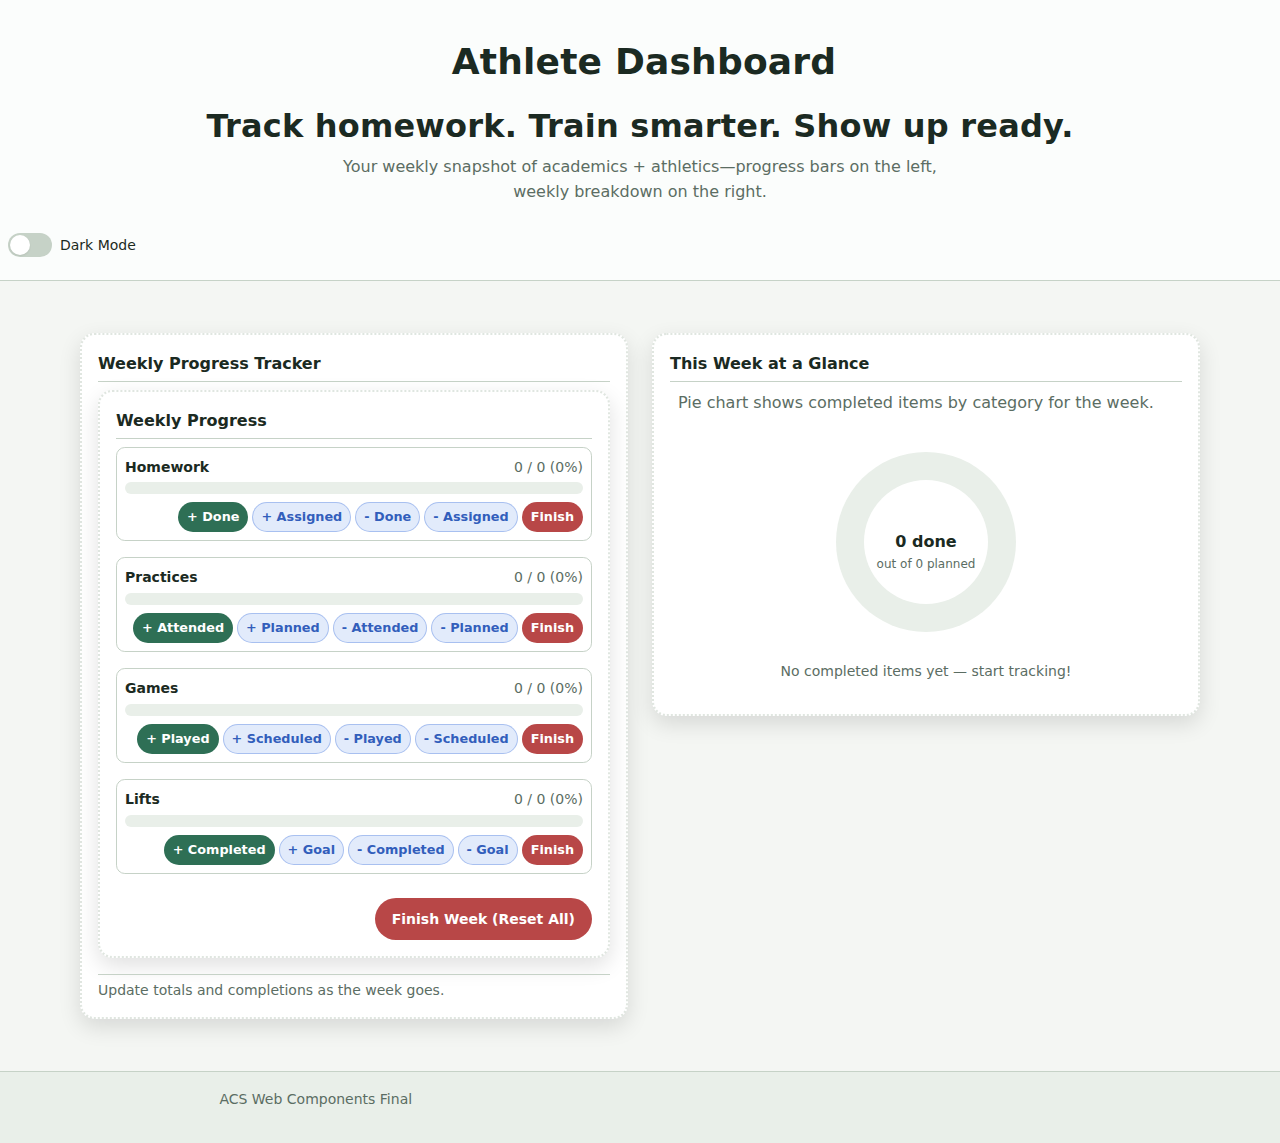
<file: index.html>
<!doctype html>
<html lang="en">
  <head>
    <meta charset="UTF-8" />
    <meta name="viewport" content="width=device-width, initial-scale=1.0" />
    <title>Athlete Dashboard</title>

    <!-- Framework CSS -->
    <link rel="stylesheet" href="./acsd.css" />
    <style>
        /* Page-only polish */
        .slogan {
          margin: var(--space-lg) 0 var(--space-sm);
          font-size: clamp(1.6rem, 2.5vw, 2.1rem);
          font-weight: 800;
          letter-spacing: 0.2px;
          text-align: center;
          padding-left: 0; /* override base left padding for headings */
        }
  
        .slogan-sub {
          text-align: center;
          color: var(--color-fg-muted);
          max-width: 60ch;
          margin: 0 auto var(--space-lg);
          padding-left: 0;
        }
  
        /* gap between the two cards */
        .dashboard-grid {
          gap: var(--space-lg);
          align-items: start;
        }
  
        /* Pie chart sizing */
        .pie-wrap {
          display: grid;
          place-items: center;
          padding: var(--space-md) 0;
        }
  
        .pie {
          width: 220px;
          height: 220px;
        }
  
        .legend {
          display: grid;
          gap: var(--space-xs);
          margin-top: var(--space-sm);
          color: var(--color-fg-muted);
          font-size: var(--font-size-sm);
        }
  
        .legend strong { color: var(--color-fg); }
      </style>
  </head>

  <body>
    <header>
      <h1>Athlete Dashboard</h1>
      <h2 class="slogan">Track homework. Train smarter. Show up ready.</h2>
      <p class="slogan-sub">
        Your weekly snapshot of academics + athletics—progress bars on the left, weekly breakdown on the right.
      </p>

      <ath-toggle id="darkModeToggle" mode="theme" storage-key="theme" label="Dark Mode"></ath-toggle>

    </header>

    <main class="container">
      <section class="grid grid-2 dashboard-grid">
        <!-- Card 1: Progress Tracker -->
        <section class="card card--elevated">
          <div class="card__header">Weekly Progress Tracker</div>

          <div class="card__body">
            <ath-progress-tracker
              homework-completed="0" homework-total="0"
              practices-completed="0" practices-total="0"
              games-completed="0" games-total="0"
              lifts-completed="0" lifts-total="0"
            ></ath-progress-tracker>
          </div>

          <div class="card__footer">Update totals and completions as the week goes.</div>
        </section>

        <!-- Card 2: Pie Chart -->
        <section class="card card--elevated">
          <div class="card__header">This Week at a Glance</div>

          <div class="card__body">
            <p class="text-muted" style="margin:0;">
              Pie chart shows completed items by category for the week.
            </p>

            <div class="pie-wrap" aria-label="Weekly completion pie chart">
              <!-- SVG pie chart gets drawn here -->
              <svg class="pie" viewBox="0 0 220 220" role="img" aria-label="Weekly completed breakdown">
                <g id="pieSlices"></g>

                <!-- center label -->
                <circle cx="110" cy="110" r="62" fill="var(--color-surface)"></circle>
                <text id="pieCenterText" x="110" y="110" text-anchor="middle" dominant-baseline="middle"
                      style="font-weight: 800; fill: var(--color-fg); font-size: 16px;">
                  0 done
                </text>
                <text id="pieCenterSub" x="110" y="132" text-anchor="middle" dominant-baseline="middle"
                      style="fill: var(--color-fg-muted); font-size: 12px;">
                  out of 0 planned
                </text>
              </svg>

              <div class="legend" id="pieLegend"></div>
            </div>
          </div>
        </section>
      </section>
    </main>

    <footer class="text-center">
      <p class="text-muted">ACS Web Components Final</p>
    </footer>

    <!-- Load components -->
    <script type="module" src="./toggle.js"></script>
    <script type="module" src="./card.js"></script>
    <script type="module" src="./progress-tracker.js"></script>

    <script>
      const tracker = document.querySelector("ath-progress-tracker");

      const KEYS = ["homework", "practices", "games", "lifts"];
      const LABELS = {
        homework: "Homework",
        practices: "Practices",
        games: "Games",
        lifts: "Lifts",
      };

      // Use your token colors so it matches the theme
      const COLORS = {
        homework: "var(--color-primary)",
        practices: "var(--color-secondary)",
        games: "var(--color-warning)",
        lifts: "var(--color-success)",
      };

      function getAttrNum(key, type) {
        return Number(tracker.getAttribute(`${key}-${type}`) || 0) || 0;
      }

      function getStats() {
        const stats = {};
        for (const k of KEYS) {
          stats[k] = {
            completed: getAttrNum(k, "completed"),
            total: getAttrNum(k, "total"),
          };
        }
        return stats;
      }

      function polarToCartesian(cx, cy, r, angleDeg) {
        const angleRad = (angleDeg - 90) * Math.PI / 180;
        return { x: cx + r * Math.cos(angleRad), y: cy + r * Math.sin(angleRad) };
      }

      function arcPath(cx, cy, r, startAngle, endAngle) {
        const start = polarToCartesian(cx, cy, r, endAngle);
        const end = polarToCartesian(cx, cy, r, startAngle);
        const largeArc = endAngle - startAngle <= 180 ? 0 : 1;
        return [
          `M ${cx} ${cy}`,
          `L ${start.x} ${start.y}`,
          `A ${r} ${r} 0 ${largeArc} 0 ${end.x} ${end.y}`,
          "Z",
        ].join(" ");
      }

      function renderPie() {
        const stats = getStats();

        const completedByKey = KEYS.map(k => ({ key: k, value: stats[k].completed }));
        const totalCompleted = completedByKey.reduce((s, d) => s + d.value, 0);
        const totalPlanned = KEYS.reduce((s, k) => s + stats[k].total, 0);

        // Update center text
        document.getElementById("pieCenterText").textContent = `${totalCompleted} done`;
        document.getElementById("pieCenterSub").textContent = `out of ${totalPlanned} planned`;

        const slicesG = document.getElementById("pieSlices");
        const legend = document.getElementById("pieLegend");

        slicesG.innerHTML = "";
        legend.innerHTML = "";

        // Empty state
        if (totalCompleted <= 0) {
          const empty = document.createElementNS("http://www.w3.org/2000/svg", "circle");
          empty.setAttribute("cx", "110");
          empty.setAttribute("cy", "110");
          empty.setAttribute("r", "90");
          empty.setAttribute("fill", "var(--color-surface-muted)");
          slicesG.appendChild(empty);

          legend.innerHTML = `<div class="text-muted">No completed items yet — start tracking!</div>`;
          return;
        }

        // Build slices
        let angle = 0;
        for (const { key, value } of completedByKey) {
          if (value <= 0) continue;

          const portion = value / totalCompleted;
          const sweep = portion * 360;
          const start = angle;
          const end = angle + sweep;

          const path = document.createElementNS("http://www.w3.org/2000/svg", "path");
          path.setAttribute("d", arcPath(110, 110, 90, start, end));
          path.setAttribute("fill", COLORS[key]);
          path.setAttribute("opacity", "0.95");
          slicesG.appendChild(path);

          const pct = Math.round(portion * 100);
          const row = document.createElement("div");
          row.innerHTML = `<strong>${LABELS[key]}</strong>: ${value} (${pct}%)`;
          legend.appendChild(row);

          angle = end;
        }
      }

      // Render initially and whenever tracker changes
      renderPie();
      tracker.addEventListener("progress-changed", renderPie);
    </script>
  </body>
</html>
</file>
<file: acsd.css>
@layer tokens, base, components, utilities, overrides;

@layer tokens {
  :root {
    /* Typography */
    --font-family-sans: system-ui, -apple-system, BlinkMacSystemFont, "Segoe UI", sans-serif;
    --font-family-mono: ui-monospace, SFMono-Regular, Menlo, Monaco, Consolas, "Courier New", monospace;

    --font-size-sm: 0.875rem;
    --font-size-body: 1rem;
    --font-size-h1: 2.25rem;
    --font-size-h2: 1.75rem;
    --font-size-h3: 1.25rem;

    --line-height-body: 1.6;
    --line-height-heading: 1.2;

    --font-weight-body: 400;
    --font-weight-strong: 650;

    --space-xs: 0.25rem;
    --space-sm: 0.5rem;
    --space-md: 1rem;
    --space-lg: 1.5rem;
    --space-xl: 2.25rem;

    --radius-sm: 0.25rem;
    --radius-md: 0.55rem;
    --radius-lg: 0.9rem;
    --radius-pill: 999px;

    --border-width: 1px;

    --content-max-width: 72rem;
    --content-reading-width: 70ch;

    --shadow-sm: 0 1px 2px rgba(0,0,0,0.08);
    --shadow-md: 0 8px 22px rgba(0,0,0,0.12);

    --transition-fast: 150ms ease-out;
    --transition-med: 220ms ease-out;

    --color-bg: #f4f6f3;
    --color-surface: #ffffff;
    --color-surface-muted: #e9efe9;
    
    --color-fg: #1b2a22;
    --color-fg-muted: #5b6d63;
    
    --color-border: #c6d2c7;
    
    --color-primary: #2e6f55;
    --color-primary-soft: #d9ece2;
    
    --color-secondary: #3b6fdc;
    --color-secondary-soft: #e2ebfb;
    
    --color-success: #2f7a5c;
    --color-warning: #b0892f;
    --color-danger: #b84747;
    
    --color-focus-ring: #3b6fdc;
    
    --color-link: var(--color-secondary);
    --color-link-hover: #2f5fc2;
    --color-link-visited: color-mix(in srgb, var(--color-secondary) 70%, var(--color-fg) 30%);

    --input-bg: var(--color-surface);
    --input-fg: var(--color-fg);
    --input-border: var(--color-border);

    --card-border-style: 2px dotted #7a5a3a;
  }

  /* Theme switch: apply class on html OR body */
  .theme-dark {
    --color-bg: #0f1714;
    --color-surface: #141f1a;
    --color-surface-muted: #182620;
  
    --color-fg: #e5efe9;
    --color-fg-muted: #9fb3a7;
  
    --color-border: #2b3f35;
  
    --color-primary: #4bb38a;
    --color-primary-soft: #1b3a2b;
  
    --color-secondary: #7faeff;
    --color-secondary-soft: #1d2f4d;
  
    --color-success: #58c89a;
    --color-warning: #f0c04e;
    --color-danger: #ff7a7a;
  
    --color-focus-ring: #7faeff;
  
    --color-link: var(--color-secondary);
    --color-link-hover: #a6caff;
    --color-link-visited: color-mix(in srgb, var(--color-secondary) 70%, var(--color-fg) 30%);
  }
}

@layer base {
  *,
  *::before,
  *::after { box-sizing: border-box; }

  html {
    -webkit-text-size-adjust: 100%;
    text-size-adjust: 100%;
  }

  body {
    margin: 0;
    font-family: var(--font-family-sans);
    font-size: var(--font-size-body);
    line-height: var(--line-height-body);
    font-weight: var(--font-weight-body);
    color: var(--color-fg);
    background: var(--color-bg);
  }

  main {
    max-width: var(--content-max-width);
    margin-inline: auto;
    padding: var(--space-xl) var(--space-md);
  }

  header,
  footer,
  section {
    padding-block: var(--space-md);
  }

  header {
    border-bottom: var(--border-width) solid var(--color-border);
    background: color-mix(in srgb, var(--color-surface) 90%, var(--color-primary-soft) 10%);
  }

  footer {
    border-top: var(--border-width) solid var(--color-border);
    background: var(--color-surface-muted);
    color: var(--color-fg-muted);
    font-size: var(--font-size-sm);
  }

  /* Headings (center + small left padding like you asked) */
  h1, h2, h3, h4, h5, h6 {
    margin: var(--space-lg) 0 var(--space-sm);
    line-height: var(--line-height-heading);
    padding-left: var(--space-sm);
    text-align: center;
    letter-spacing: 0.2px;
  }
  h1 { font-size: var(--font-size-h1); }
  h2 { font-size: var(--font-size-h2); }
  h3 { font-size: var(--font-size-h3); }
  h4, h5, h6 { font-size: var(--font-size-sm); }

  p {
    margin: 0 0 var(--space-md);
    padding-left: var(--space-sm);
    max-width: var(--content-reading-width);
  }

  strong { font-weight: var(--font-weight-strong); }
  em { font-style: italic; }

  hr {
    border: none;
    border-top: var(--border-width) solid var(--color-border);
    margin: var(--space-lg) 0;
  }

  blockquote {
    margin: var(--space-md) 0;
    padding: var(--space-md) var(--space-md);
    border-left: 4px solid var(--color-primary);
    background: color-mix(in srgb, var(--color-primary-soft) 55%, var(--color-surface) 45%);
    border-radius: var(--radius-md);
    color: var(--color-fg-muted);
  }
  q { font-style: italic; }

  code {
    font-family: var(--font-family-mono);
    font-size: 0.95em;
    padding: 0.15em 0.35em;
    border-radius: var(--radius-sm);
    background: color-mix(in srgb, var(--color-border) 25%, transparent);
  }

  pre {
    font-family: var(--font-family-mono);
    font-size: var(--font-size-sm);
    padding: var(--space-md);
    margin: var(--space-md) 0;
    overflow-x: auto;
    border-radius: var(--radius-md);
    border: var(--border-width) solid var(--color-border);
    background: var(--color-surface);
    box-shadow: var(--shadow-sm);
  }

  pre code {
    background: transparent;
    padding: 0;
  }

  ul, ol {
    margin: var(--space-md) 0;
    padding-left: calc(var(--space-lg) + var(--space-sm));
    max-width: var(--content-reading-width);
  }

  li { margin-bottom: var(--space-xs); }

  /* Definition lists */
  dl { margin: var(--space-md) 0; }
  dt { font-weight: var(--font-weight-strong); }
  dd {     margin: 0 0 var(--space-sm) var(--space-md); color: var(--color-fg-muted); }

  a:link {
    color: var(--color-link);
    text-decoration: underline;
    text-decoration-thickness: 1.5px;
    text-underline-offset: 0.18em;
    transition: color var(--transition-fast), text-decoration-color var(--transition-fast);
  }

  a:visited { color: var(--color-link-visited); }

  a:hover {
    color: var(--color-link-hover);
    text-decoration-color: color-mix(in srgb, var(--color-secondary) 50%, transparent);
  }

  a:active {
    color: color-mix(in srgb, var(--color-link-hover) 80%, black 20%);
  }

  a:focus-visible {
    outline: 2px solid var(--color-focus-ring);
    outline-offset: 3px;
    border-radius: var(--radius-sm);
  }

  figure { margin: var(--space-md) 0; }
  img {
    max-width: 100%;
    display: block;
    height: auto;
    border-radius: var(--radius-md);
    box-shadow: var(--shadow-sm);
  }
  figcaption {
    margin-top: var(--space-xs);
    text-align: center;
    font-size: var(--font-size-sm);
    color: var(--color-fg-muted);
  }

  table {
    width: 100%;
    border-collapse: collapse;
    margin: var(--space-lg) 0;
    background: var(--color-surface);
    border: var(--border-width) solid var(--color-border);
    border-radius: var(--radius-md);
    overflow: hidden;
    box-shadow: var(--shadow-sm);
  }

  thead { background: var(--color-surface-muted); }
  tbody { background: var(--color-surface); }

  th, td {
    padding: calc(var(--space-sm) + 0.1rem) var(--space-md);
    border-bottom: var(--border-width) solid var(--color-border);
    text-align: left;
    font-size: var(--font-size-sm);
  }

  th { font-weight: var(--font-weight-strong); }

  tbody tr:nth-child(even) {
    background: color-mix(in srgb, var(--color-surface-muted) 70%, var(--color-surface) 30%);
  }

  form { margin: var(--space-lg) 0; }
  fieldset {
    border: var(--border-width) solid var(--color-border);
    border-radius: var(--radius-md);
    padding: var(--space-md);
    margin: var(--space-md) 0;
    background: var(--color-surface);
  }

  legend {
    padding: 0 var(--space-xs);
    font-weight: var(--font-weight-strong);
    font-size: var(--font-size-sm);
  }

  label {
    display: block;
    margin: 0 0 var(--space-xs);
    font-size: var(--font-size-sm);
    color: var(--color-fg-muted);
  }

  input,
  textarea,
  select {
    width: 100%;
    font: inherit;
    color: var(--input-fg);
    background: var(--input-bg);
    border: var(--border-width) solid var(--input-border);
    border-radius: var(--radius-sm);
    padding: calc(var(--space-sm) + 0.05rem) var(--space-md);
    margin: 0 0 var(--space-md);
    transition: border-color var(--transition-fast), box-shadow var(--transition-fast), background var(--transition-fast);
  }

  textarea { min-height: 6rem; }

  input:focus-visible,
  textarea:focus-visible,
  select:focus-visible {
    outline: 2px solid var(--color-focus-ring);
    outline-offset: 2px;
    border-color: var(--color-focus-ring);
    box-shadow: 0 0 0 3px color-mix(in srgb, var(--color-focus-ring) 20%, transparent);
  }

  button {
    display: inline-flex;
    align-items: center;
    justify-content: center;
    gap: var(--space-xs);
    font: inherit;
    padding: calc(var(--space-sm) + 0.05rem) var(--space-md);
    border-radius: var(--radius-pill);
    border: var(--border-width) solid var(--color-border);
    background: var(--color-surface);
    color: var(--color-fg);
    cursor: pointer;
    transition: transform var(--transition-fast), box-shadow var(--transition-fast), background var(--transition-fast);
  }

  button:hover {
    background: var(--color-surface-muted);
    box-shadow: var(--shadow-sm);
    transform: translateY(-1px);
  }

  button:active {
    transform: translateY(0);
    box-shadow: none;
  }

  button:focus-visible {
    outline: 2px solid var(--color-focus-ring);
    outline-offset: 3px;
  }

  button:disabled {
    opacity: 0.6;
    cursor: not-allowed;
    transform: none;
    box-shadow: none;
  }

  @media (prefers-reduced-motion: reduce) {
    * { transition: none !important; scroll-behavior: auto !important; }
  }

  @media print {
    body { background: white; color: black; }
    header, footer { border: none; background: transparent; }
    a:link, a:visited { color: black; text-decoration: underline; }
    a[href]::after { content: " (" attr(href) ")"; font-size: 0.85em; }
    button, input, select, textarea { display: none; }
    pre, blockquote { page-break-inside: avoid; }
  }
}

@layer components {
  .btn {
    display: inline-flex;
    align-items: center;
    justify-content: center;
    gap: var(--space-xs);
    padding: calc(var(--space-sm) + 0.05rem) var(--space-md);
    border-radius: var(--radius-pill);
    border: var(--border-width) solid transparent;
    font-size: var(--font-size-sm);
    font-weight: 600;
    cursor: pointer;
    transition: transform var(--transition-fast), box-shadow var(--transition-fast), background var(--transition-fast), color var(--transition-fast);
    user-select: none;
    text-decoration: none;
  }

  .btn__icon { display: inline-flex; }
  .btn__label { display: inline-flex; }

  .btn--primary {
    background: var(--color-primary);
    color: white;
  }

  .btn--secondary {
    background: var(--color-secondary-soft);
    color: color-mix(in srgb, var(--color-secondary) 85%, black 15%);
    border-color: color-mix(in srgb, var(--color-secondary) 35%, transparent);
  }

  .btn--danger {
    background: var(--color-danger);
    color: white;
  }

  .btn--sm {
    padding: var(--space-xs) var(--space-sm);
    font-size: 0.8rem;
  }

  .btn--lg {
    padding: calc(var(--space-sm) + 0.2rem) var(--space-lg);
  }

  .btn:hover {
    transform: translateY(-1px);
    box-shadow: var(--shadow-md);
  }

  .btn:active {
    transform: translateY(0);
    box-shadow: none;
  }

  .btn:focus-visible {
    outline: 2px solid var(--color-focus-ring);
    outline-offset: 3px;
  }

  .btn[disabled],
  .btn.is-disabled {
    opacity: 0.6;
    cursor: not-allowed;
    transform: none;
    box-shadow: none;
  }

  .card {
    background: var(--color-surface);
    border: var(--card-border-style);
    border-radius: var(--radius-lg);
    padding: var(--space-md);
    box-shadow: var(--shadow-sm);
    display: flex;
    flex-direction: column;
    gap: var(--space-sm);
  }

  .card__header {
    font-weight: 700;
    padding-bottom: var(--space-xs);
    border-bottom: var(--border-width) solid var(--color-border);
  }

  .card__body { display: block; }

  .card__footer {
    margin-top: var(--space-sm);
    padding-top: var(--space-xs);
    border-top: var(--border-width) solid var(--color-border);
    color: var(--color-fg-muted);
    font-size: var(--font-size-sm);
  }

  .card__media img { border-radius: var(--radius-md); }

  .card--elevated {
    border-color: color-mix(in srgb, var(--color-border) 55%, transparent);
    box-shadow: var(--shadow-md);
  }

  .alert {
    border-radius: var(--radius-md);
    border: var(--border-width) solid var(--color-border);
    padding: var(--space-sm) var(--space-md);
    background: var(--color-surface-muted);
    font-size: var(--font-size-sm);
    display: grid;
    gap: var(--space-xs);
  }

  .alert__title { font-weight: 700; }
  .alert__icon { display: inline-flex; }

  .alert--info {
    border-color: color-mix(in srgb, var(--color-secondary) 55%, var(--color-border) 45%);
    background: color-mix(in srgb, var(--color-secondary-soft) 70%, var(--color-surface) 30%);
  }

  .alert--success {
    border-color: color-mix(in srgb, var(--color-success) 55%, var(--color-border) 45%);
    background: color-mix(in srgb, var(--color-success) 14%, var(--color-surface) 86%);
  }

  .alert--warning {
    border-color: color-mix(in srgb, var(--color-warning) 55%, var(--color-border) 45%);
    background: color-mix(in srgb, var(--color-warning) 14%, var(--color-surface) 86%);
  }

  .alert--danger {
    border-color: color-mix(in srgb, var(--color-danger) 55%, var(--color-border) 45%);
    background: color-mix(in srgb, var(--color-danger) 12%, var(--color-surface) 88%);
  }

  .badge {
    display: inline-block;
    padding: 0.15rem 0.55rem;
    border-radius: var(--radius-pill);
    font-size: 0.75rem;
    font-weight: 650;
    background: var(--color-surface-muted);
    color: var(--color-fg-muted);
    border: var(--border-width) solid color-mix(in srgb, var(--color-border) 70%, transparent);
    vertical-align: baseline;
  }

  .badge--primary {
    background: var(--color-primary-soft);
    color: var(--color-primary);
    border-color: color-mix(in srgb, var(--color-primary) 25%, transparent);
  }

  .badge--success {
    background: color-mix(in srgb, var(--color-success) 14%, var(--color-surface) 86%);
    color: var(--color-success);
    border-color: color-mix(in srgb, var(--color-success) 25%, transparent);
  }

  .badge--danger {
    background: color-mix(in srgb, var(--color-danger) 12%, var(--color-surface) 88%);
    color: var(--color-danger);
    border-color: color-mix(in srgb, var(--color-danger) 25%, transparent);
  }
}

@layer utilities {
  .container {
    max-width: var(--content-max-width);
    margin-inline: auto;
    padding-inline: var(--space-md);
  }

  .stack {
    display: flex;
    flex-direction: column;
    gap: var(--space-lg);
  }

  .flex { display: flex; }
  .grid { display: grid; }

  .grid-2 {
    grid-template-columns: 1fr 1fr;
    gap: var(--space-md);
    align-items: start;
  }

  @media (max-width: 800px) {
    .grid-2 { grid-template-columns: 1fr; }
  }

  .mt-sm { margin-top: var(--space-sm); }
  .mt-md { margin-top: var(--space-md); }
  .mb-md { margin-bottom: var(--space-md); }
  .p-md { padding: var(--space-md); }

  .text-center { text-align: center; }
  .text-muted { color: var(--color-fg-muted); }

  .max-card { width: 100%; max-width: 40rem; }
}

@layer overrides {
}
</file>
